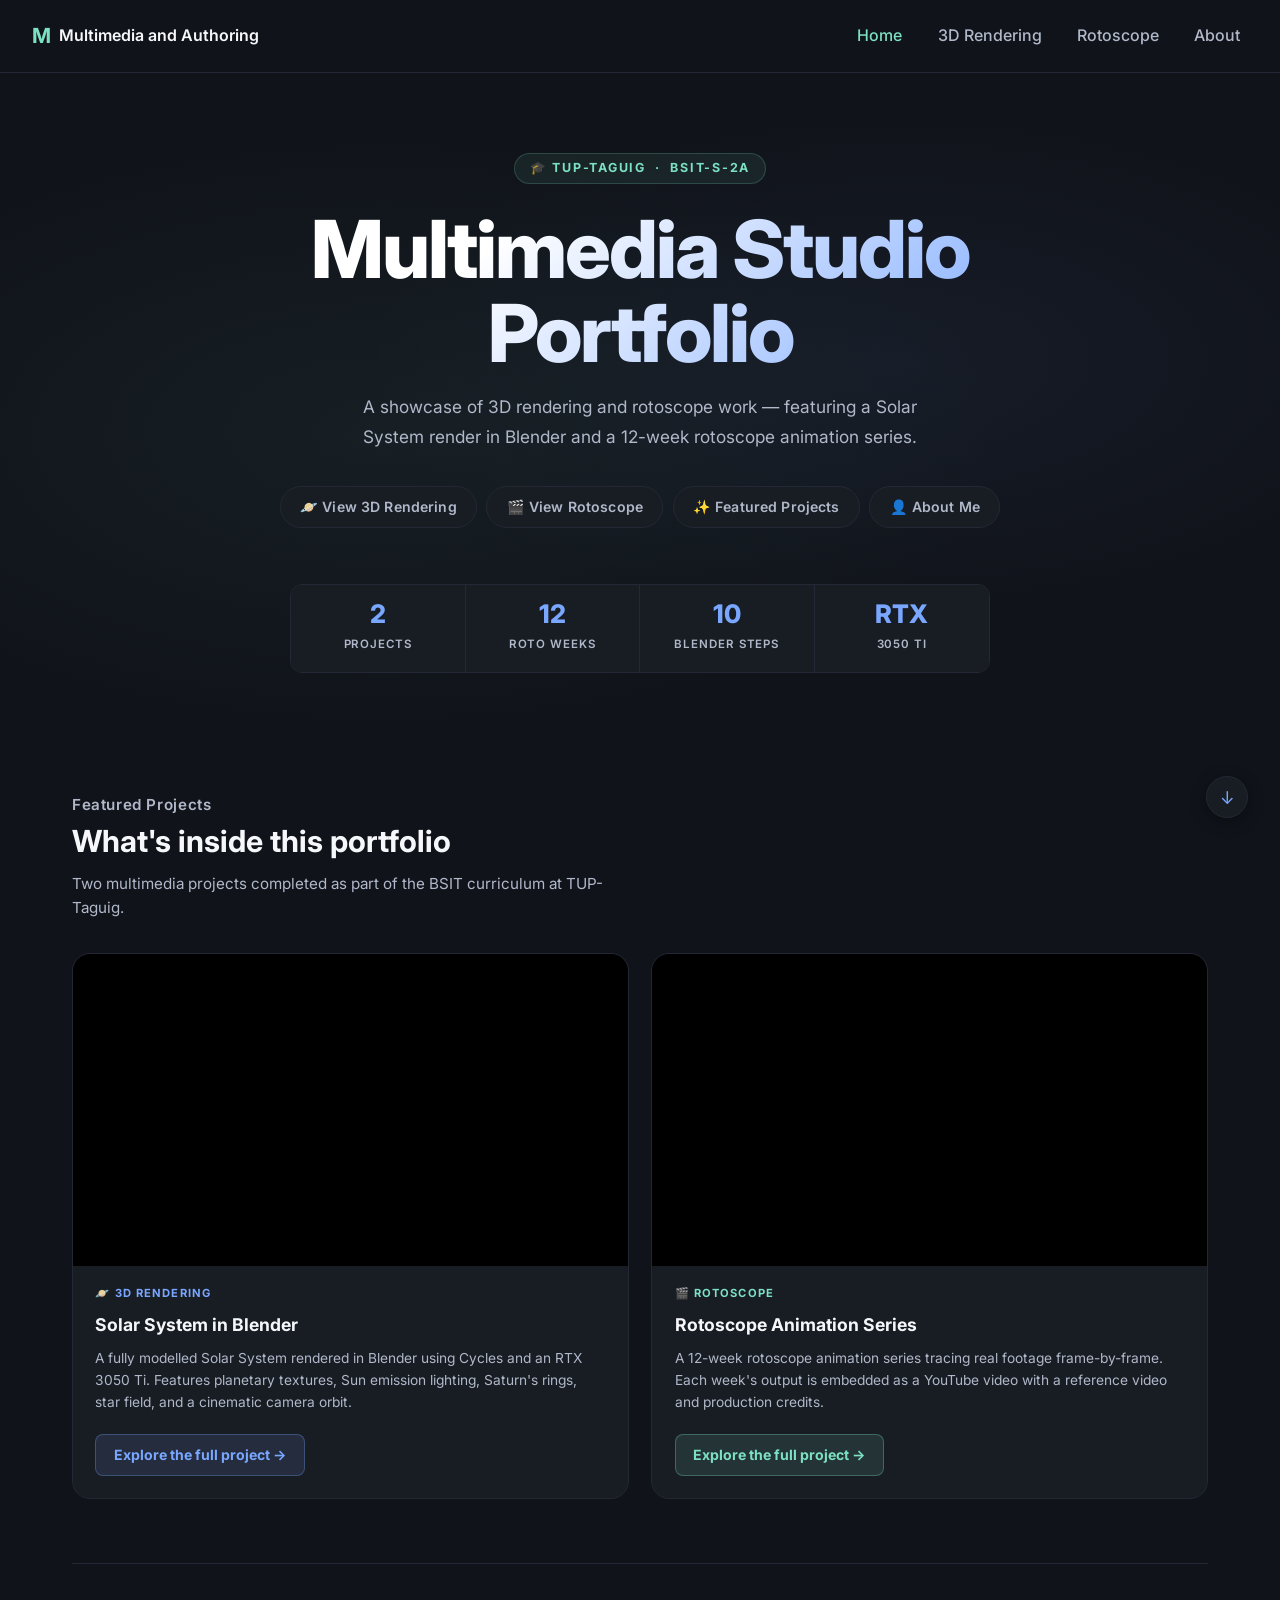
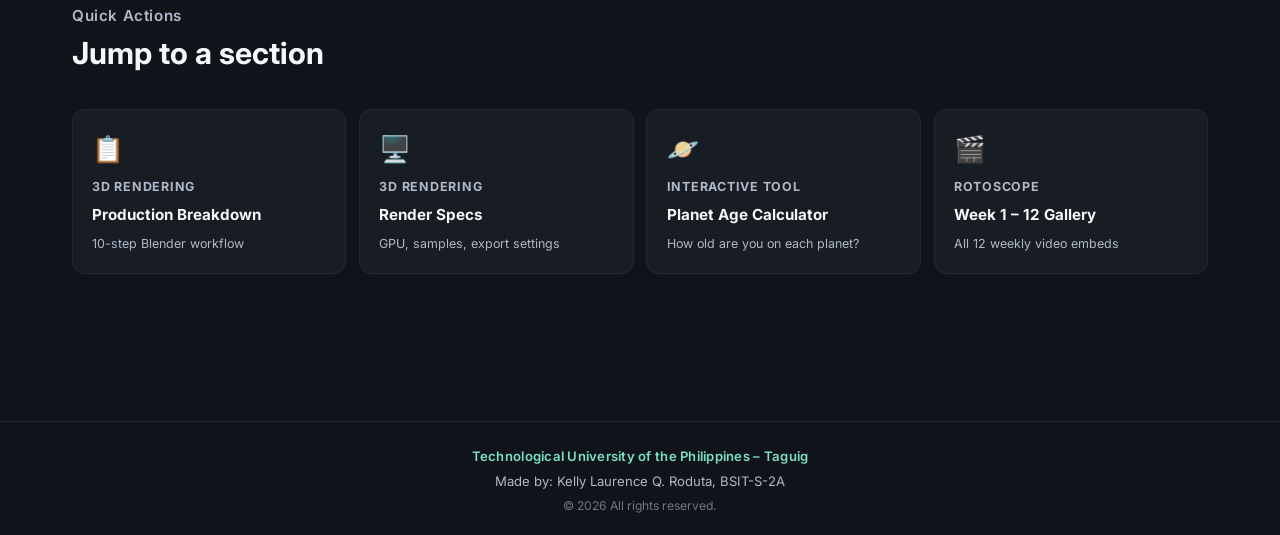
<file: index.html>
﻿<!DOCTYPE html>
<html lang="en">
  <head>
    <meta charset="UTF-8">
    <meta name="viewport" content="width=device-width, initial-scale=1.0">
    <meta name="description" content="Multimedia Studio — a TUP-Taguig BSIT portfolio showcasing 3D rendering and rotoscope projects by Kelly Laurence Q. Roduta.">
    <title>Multimedia Studio | Home</title>
    <link rel="preconnect" href="https://fonts.googleapis.com">
    <link rel="preconnect" href="https://fonts.gstatic.com" crossorigin>
    <link href="https://fonts.googleapis.com/css2?family=Inter:wght@400;500;600;700;800&display=swap" rel="stylesheet">
    <link rel="stylesheet" href="styles.css">
    <style>
      /* ── Home page specific ── */

      .home-hero {
        padding: 5rem 2rem 3.5rem;
        text-align: center;
        position: relative;
        overflow: hidden;
      }

      .home-hero::before {
        content: '';
        position: absolute;
        inset: 0;
        background:
          radial-gradient(ellipse 70% 60% at 30% 50%, rgba(124,224,195,0.06) 0%, transparent 70%),
          radial-gradient(ellipse 60% 50% at 70% 40%, rgba(121,167,255,0.06) 0%, transparent 70%);
        pointer-events: none;
      }

      .home-badge {
        display: inline-flex;
        align-items: center;
        gap: 0.4rem;
        font-size: 0.78rem;
        font-weight: 700;
        letter-spacing: 0.14em;
        text-transform: uppercase;
        color: var(--accent);
        background: rgba(124, 224, 195, 0.08);
        border: 1px solid rgba(124, 224, 195, 0.2);
        border-radius: 99px;
        padding: 0.3rem 0.9rem;
        margin-bottom: 1.4rem;
        position: relative;
      }

      .home-hero h1 {
        font-size: clamp(2.4rem, 7vw, 5rem);
        font-weight: 800;
        letter-spacing: -0.025em;
        line-height: 1.06;
        margin: 0 auto 1rem;
        max-width: 820px;
        background: linear-gradient(135deg, #fff 30%, var(--accent-2) 100%);
        -webkit-background-clip: text;
        -webkit-text-fill-color: transparent;
        background-clip: text;
        position: relative;
      }

      .home-hero .lede {
        color: var(--muted);
        font-size: 1.08rem;
        max-width: 56ch;
        margin: 0 auto 2.2rem;
        line-height: 1.7;
        position: relative;
      }

      /* Quick action pills */
      .quick-actions {
        display: flex;
        flex-wrap: wrap;
        justify-content: center;
        gap: 0.6rem;
        margin-bottom: 3.5rem;
        position: relative;
      }

      .qa-pill {
        display: inline-flex;
        align-items: center;
        gap: 0.4rem;
        font-size: 0.88rem;
        font-weight: 600;
        padding: 0.55rem 1.2rem;
        border-radius: 99px;
        text-decoration: none;
        transition: all 0.15s;
        letter-spacing: 0.01em;
      }

      .qa-pill-primary {
        background: var(--panel);
        color: var(--muted);
        border: 1px solid var(--line);
      }

      .qa-pill-primary:hover {
        border-color: var(--accent-2);
        color: var(--accent-2);
        background: rgba(121,167,255,0.07);
      }

      .qa-pill-outline {
        background: var(--panel);
        color: var(--muted);
        border: 1px solid var(--line);
      }

      .qa-pill-outline:hover {
        border-color: var(--accent-2);
        color: var(--accent-2);
        background: rgba(121,167,255,0.07);
      }

      /* Stats strip */
      .stats-strip {
        display: flex;
        flex-wrap: wrap;
        justify-content: center;
        gap: 0;
        max-width: 700px;
        margin: 0 auto 4rem;
        border: 1px solid var(--line);
        border-radius: var(--radius-lg);
        overflow: hidden;
        position: relative;
      }

      .stat-block {
        flex: 1 1 140px;
        padding: 1rem 1.5rem;
        text-align: center;
        border-right: 1px solid var(--line);
        background: var(--panel);
      }

      .stat-block:last-child { border-right: none; }

      .stat-val {
        font-size: 1.6rem;
        font-weight: 800;
        color: var(--accent-2);
        display: block;
        line-height: 1;
        margin-bottom: 0.2rem;
      }

      .stat-key {
        font-size: 0.72rem;
        font-weight: 600;
        letter-spacing: 0.08em;
        text-transform: uppercase;
        color: var(--muted);
      }

      /* Section wrapper */
      .home-section {
        padding: 0 2rem 4rem;
        max-width: 1200px;
        margin: 0 auto;
        width: 100%;
        box-sizing: border-box;
      }

      .home-section-head {
        margin-bottom: 2rem;
      }

      .home-section-head h2 {
        font-size: clamp(1.3rem, 3vw, 1.9rem);
        font-weight: 700;
        margin: 0 0 0.4rem;
      }

      .home-section-head p {
        color: var(--muted);
        font-size: 0.95rem;
        max-width: 55ch;
        margin: 0;
      }

      /* Featured videos with embeds */
      .featured-grid {
        display: grid;
        grid-template-columns: 1fr 1fr;
        gap: 1.4rem;
        margin-bottom: 4rem;
      }

      .featured-card {
        background: var(--panel);
        border: 1px solid var(--line);
        border-radius: var(--radius-xl);
        overflow: hidden;
        display: flex;
        flex-direction: column;
        transition: border-color 0.2s, transform 0.2s;
      }

      .featured-card:hover { border-color: var(--accent-2); transform: translateY(-3px); }
      .featured-card.card-roto:hover { border-color: var(--accent); }

      /* Video embed area */
      .fc-embed {
        aspect-ratio: 16 / 9;
        width: 100%;
        position: relative;
        background: #000;
        flex-shrink: 0;
      }

      .fc-embed iframe {
        width: 100%;
        height: 100%;
        border: none;
        display: block;
      }

      /* Card body */
      .fc-body {
        padding: 1.2rem 1.4rem 1.4rem;
        display: flex;
        flex-direction: column;
        gap: 0.5rem;
        flex: 1;
      }

      .fc-tag {
        font-size: 0.7rem;
        font-weight: 700;
        letter-spacing: 0.1em;
        text-transform: uppercase;
        color: var(--accent-2);
      }

      .featured-card.card-roto .fc-tag { color: var(--accent); }

      .fc-title {
        font-size: 1.1rem;
        font-weight: 700;
        color: var(--text);
        margin: 0;
      }

      .fc-desc {
        font-size: 0.86rem;
        color: var(--muted);
        line-height: 1.6;
        margin: 0;
        flex: 1;
      }

      .fc-cta {
        display: inline-flex;
        align-items: center;
        gap: 0.4rem;
        margin-top: 0.8rem;
        font-size: 0.88rem;
        font-weight: 700;
        padding: 0.55rem 1.1rem;
        border-radius: var(--radius-md);
        text-decoration: none;
        transition: opacity 0.15s, transform 0.1s;
        align-self: flex-start;
      }

      .fc-cta:active { transform: scale(0.97); }

      .featured-card.card-3d .fc-cta {
        background: rgba(121, 167, 255, 0.12);
        border: 1px solid rgba(121, 167, 255, 0.3);
        color: var(--accent-2);
      }

      .featured-card.card-roto .fc-cta {
        background: rgba(124, 224, 195, 0.12);
        border: 1px solid rgba(124, 224, 195, 0.3);
        color: var(--accent);
      }

      .featured-card.card-3d .fc-cta:hover { background: rgba(121, 167, 255, 0.22); }
      .featured-card.card-roto .fc-cta:hover { background: rgba(124, 224, 195, 0.22); }

      /* Quick links section */
      .nav-cards {
        display: grid;
        grid-template-columns: repeat(4, 1fr);
        gap: 0.8rem;
        margin-bottom: 4rem;
      }

      .nav-card {
        background: var(--panel);
        border: 1px solid var(--line);
        border-radius: var(--radius-lg);
        padding: 1.2rem;
        text-decoration: none;
        color: inherit;
        display: flex;
        flex-direction: column;
        gap: 0.4rem;
        transition: border-color 0.15s, transform 0.15s;
      }

      .nav-card:hover {
        border-color: var(--accent-2);
        transform: translateY(-2px);
      }

      .nc-icon { font-size: 1.6rem; }

      .nc-label {
        font-size: 0.78rem;
        font-weight: 700;
        letter-spacing: 0.06em;
        text-transform: uppercase;
        color: var(--muted);
      }

      .nc-title {
        font-size: 0.95rem;
        font-weight: 700;
        color: var(--text);
        margin: 0;
      }

      .nc-sub {
        font-size: 0.78rem;
        color: var(--muted);
      }

      /* Divider */
      .home-divider {
        border: none;
        border-top: 1px solid var(--line);
        margin: 0 0 2.5rem;
      }

      @media (max-width: 800px) {
        .featured-grid { grid-template-columns: 1fr; }
        .nav-cards { grid-template-columns: repeat(2, 1fr); }
        .home-hero { padding: 3.5rem 1rem 2.5rem; }
        .home-section { padding-left: 1rem; padding-right: 1rem; }
      }

      @media (max-width: 480px) {
        .nav-cards { grid-template-columns: 1fr; }
        .stats-strip { flex-direction: column; }
        .stat-block { border-right: none; border-bottom: 1px solid var(--line); }
        .stat-block:last-child { border-bottom: none; }
      }
    </style>
  </head>
  <body>
    <div class="ambient ambient-one"></div>
    <div class="ambient ambient-two"></div>

    <header class="topbar">
      <a class="brand" href="index.html" aria-label="Multimedia Studio home">
        <span class="brand-mark">M</span>
        <span class="brand-text"><strong>Multimedia and Authoring</strong></span>
      </a>
      <button class="menu-toggle" aria-expanded="false" aria-controls="primary-nav">
        <span></span><span></span><span></span>
        <span class="sr-only">Toggle navigation menu</span>
      </button>
      <nav id="primary-nav" class="nav">
        <a class="active" href="index.html">Home</a>
        <a href="3d-rendering.html">3D Rendering</a>
        <a href="rotoscope.html">Rotoscope</a>
        <a href="about.html">About</a>
      </nav>
    </header>

    <main>

      <!-- ── HERO ── -->
      <section class="home-hero">
        <div class="home-badge">🎓 TUP-Taguig &nbsp;·&nbsp; BSIT-S-2A</div>
        <h1>Multimedia Studio Portfolio</h1>
        <p class="lede">A showcase of 3D rendering and rotoscope work — featuring a Solar System render in Blender and a 12-week rotoscope animation series.</p>

        <!-- Quick action pills -->
        <div class="quick-actions">
          <a class="qa-pill qa-pill-primary" href="3d-rendering.html">🪐 View 3D Rendering</a>
          <a class="qa-pill qa-pill-outline" href="rotoscope.html">🎬 View Rotoscope</a>
          <a class="qa-pill qa-pill-outline" href="#featured">✨ Featured Projects</a>
          <a class="qa-pill qa-pill-outline" href="about.html">👤 About Me</a>
        </div>

        <!-- Stats strip -->
        <div class="stats-strip">
          <div class="stat-block">
            <span class="stat-val">2</span>
            <span class="stat-key">Projects</span>
          </div>
          <div class="stat-block">
            <span class="stat-val">12</span>
            <span class="stat-key">Roto Weeks</span>
          </div>
          <div class="stat-block">
            <span class="stat-val">10</span>
            <span class="stat-key">Blender Steps</span>
          </div>
          <div class="stat-block">
            <span class="stat-val">RTX</span>
            <span class="stat-key">3050 Ti</span>
          </div>
        </div>
      </section>

      <!-- ── FEATURED PROJECTS ── -->
      <section class="home-section" id="featured">
        <div class="home-section-head reveal">
          <p class="eyebrow">Featured Projects</p>
          <h2>What's inside this portfolio</h2>
          <p>Two multimedia projects completed as part of the BSIT curriculum at TUP-Taguig.</p>
        </div>

        <div class="featured-grid">

          <!-- 3D Rendering card -->
          <div class="featured-card card-3d reveal">
            <div class="fc-embed">
              <iframe
                src="https://www.youtube.com/embed/libKVRa01L8?rel=0&modestbranding=1"
                title="Solar System 101 — National Geographic"
                allow="accelerometer; autoplay; clipboard-write; encrypted-media; gyroscope; picture-in-picture; web-share"
                allowfullscreen
                loading="lazy"
              ></iframe>
            </div>
            <div class="fc-body">
              <span class="fc-tag">🪐 3D Rendering</span>
              <h2 class="fc-title">Solar System in Blender</h2>
              <p class="fc-desc">A fully modelled Solar System rendered in Blender using Cycles and an RTX 3050 Ti. Features planetary textures, Sun emission lighting, Saturn's rings, star field, and a cinematic camera orbit.</p>
              <a class="fc-cta" href="3d-rendering.html">Explore the full project →</a>
            </div>
          </div>

          <!-- Rotoscope card -->
          <div class="featured-card card-roto reveal">
            <div class="fc-embed">
              <iframe
                src="https://www.youtube.com/embed/4qgXLTbteww?rel=0&modestbranding=1"
                title="Rotoscope Featured Video"
                allow="accelerometer; autoplay; clipboard-write; encrypted-media; gyroscope; picture-in-picture; web-share"
                allowfullscreen
                loading="lazy"
              ></iframe>
            </div>
            <div class="fc-body">
              <span class="fc-tag">🎬 Rotoscope</span>
              <h2 class="fc-title">Rotoscope Animation Series</h2>
              <p class="fc-desc">A 12-week rotoscope animation series tracing real footage frame-by-frame. Each week's output is embedded as a YouTube video with a reference video and production credits.</p>
              <a class="fc-cta" href="rotoscope.html">Explore the full project →</a>
            </div>
          </div>

        </div>

        <hr class="home-divider">

        <!-- Quick nav cards -->
        <div class="home-section-head reveal">
          <p class="eyebrow">Quick Actions</p>
          <h2>Jump to a section</h2>
        </div>

        <div class="nav-cards">
          <a class="nav-card reveal" href="3d-rendering.html#steps">
            <span class="nc-icon">📋</span>
            <span class="nc-label">3D Rendering</span>
            <p class="nc-title">Production Breakdown</p>
            <span class="nc-sub">10-step Blender workflow</span>
          </a>
          <a class="nav-card reveal" href="3d-rendering.html#render-info">
            <span class="nc-icon">🖥️</span>
            <span class="nc-label">3D Rendering</span>
            <p class="nc-title">Render Specs</p>
            <span class="nc-sub">GPU, samples, export settings</span>
          </a>
          <a class="nav-card reveal" href="3d-rendering.html#age-calc">
            <span class="nc-icon">🪐</span>
            <span class="nc-label">Interactive Tool</span>
            <p class="nc-title">Planet Age Calculator</p>
            <span class="nc-sub">How old are you on each planet?</span>
          </a>
          <a class="nav-card reveal" href="rotoscope.html">
            <span class="nc-icon">🎬</span>
            <span class="nc-label">Rotoscope</span>
            <p class="nc-title">Week 1 – 12 Gallery</p>
            <span class="nc-sub">All 12 weekly video embeds</span>
          </a>
        </div>

      </section>

    </main>

    <footer class="footer">
      <span class="footer-school">Technological University of the Philippines – Taguig</span>
      <span class="footer-credit">Made by: Kelly Laurence Q. Roduta, BSIT-S-2A</span>
      <span class="footer-copy">&copy; 2026 All rights reserved.</span>
    </footer>
    <script src="script.js"></script>
  </body>
</html>
</file>
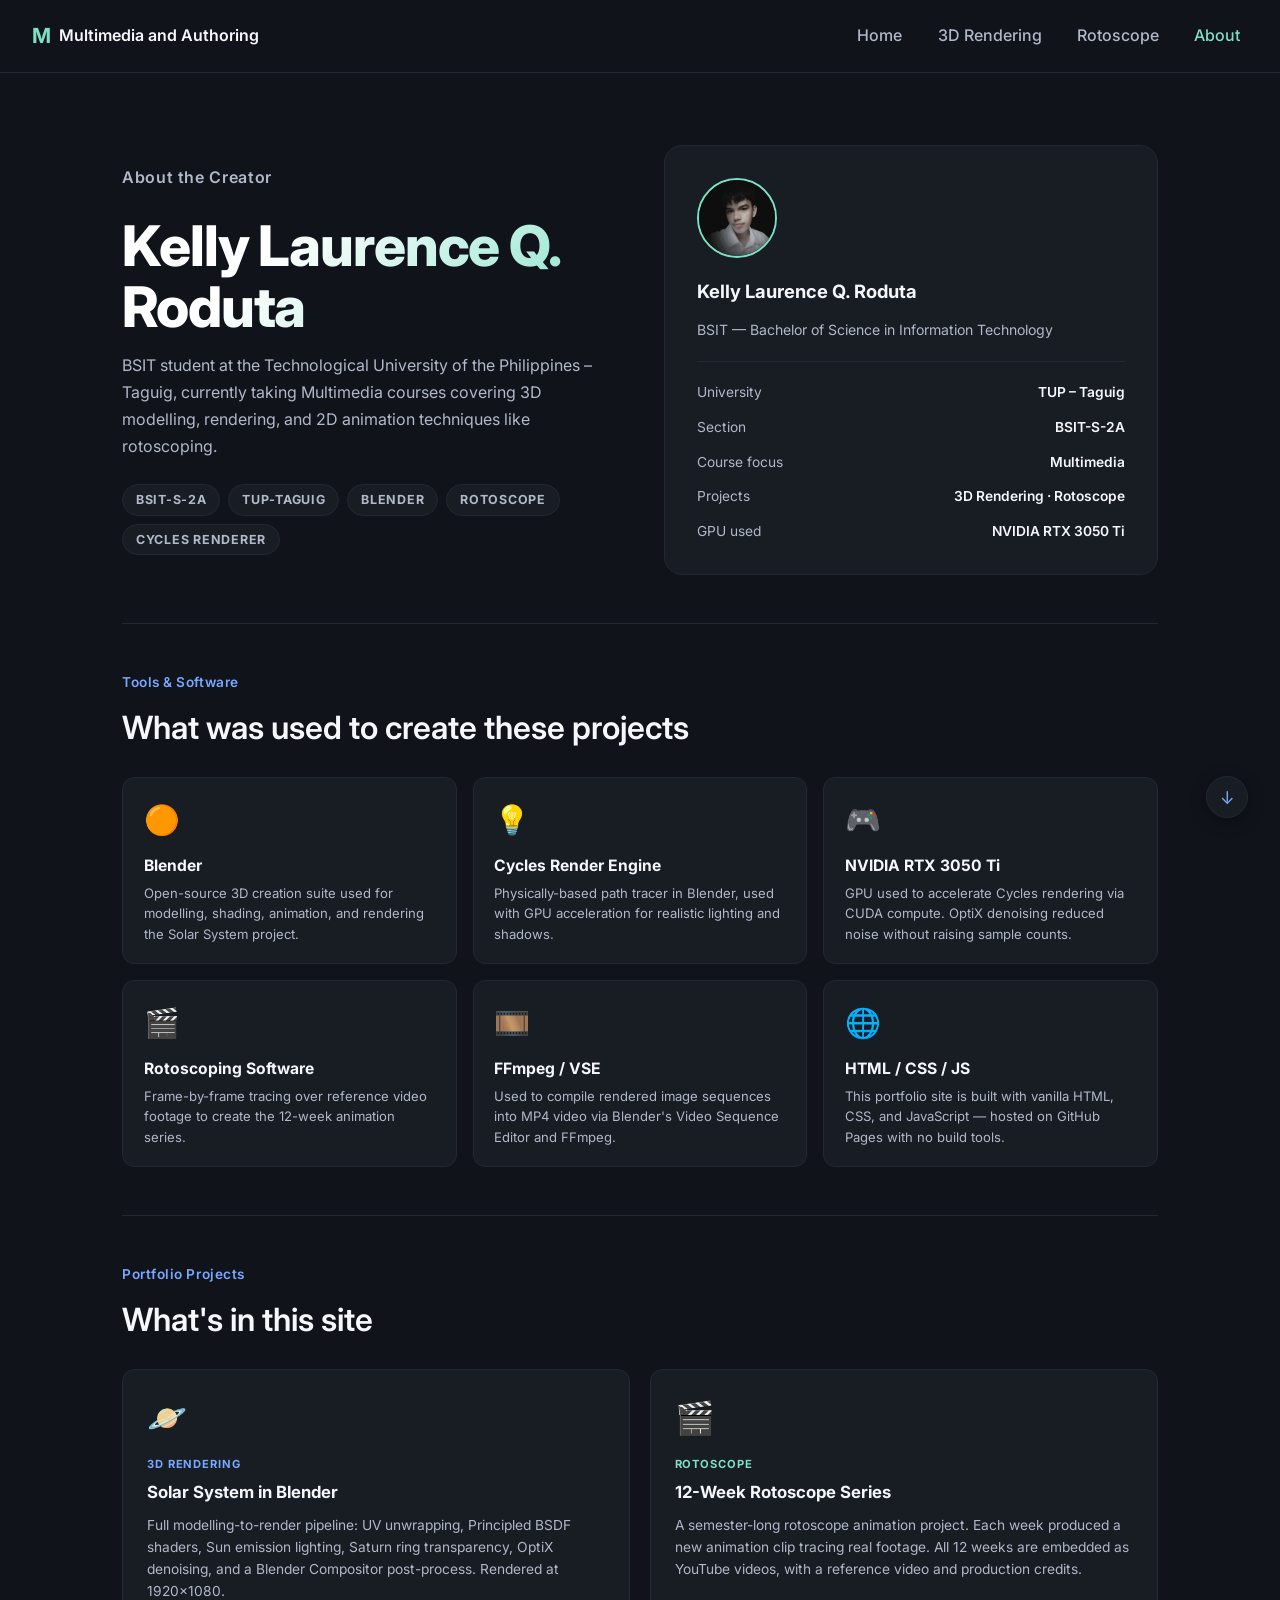
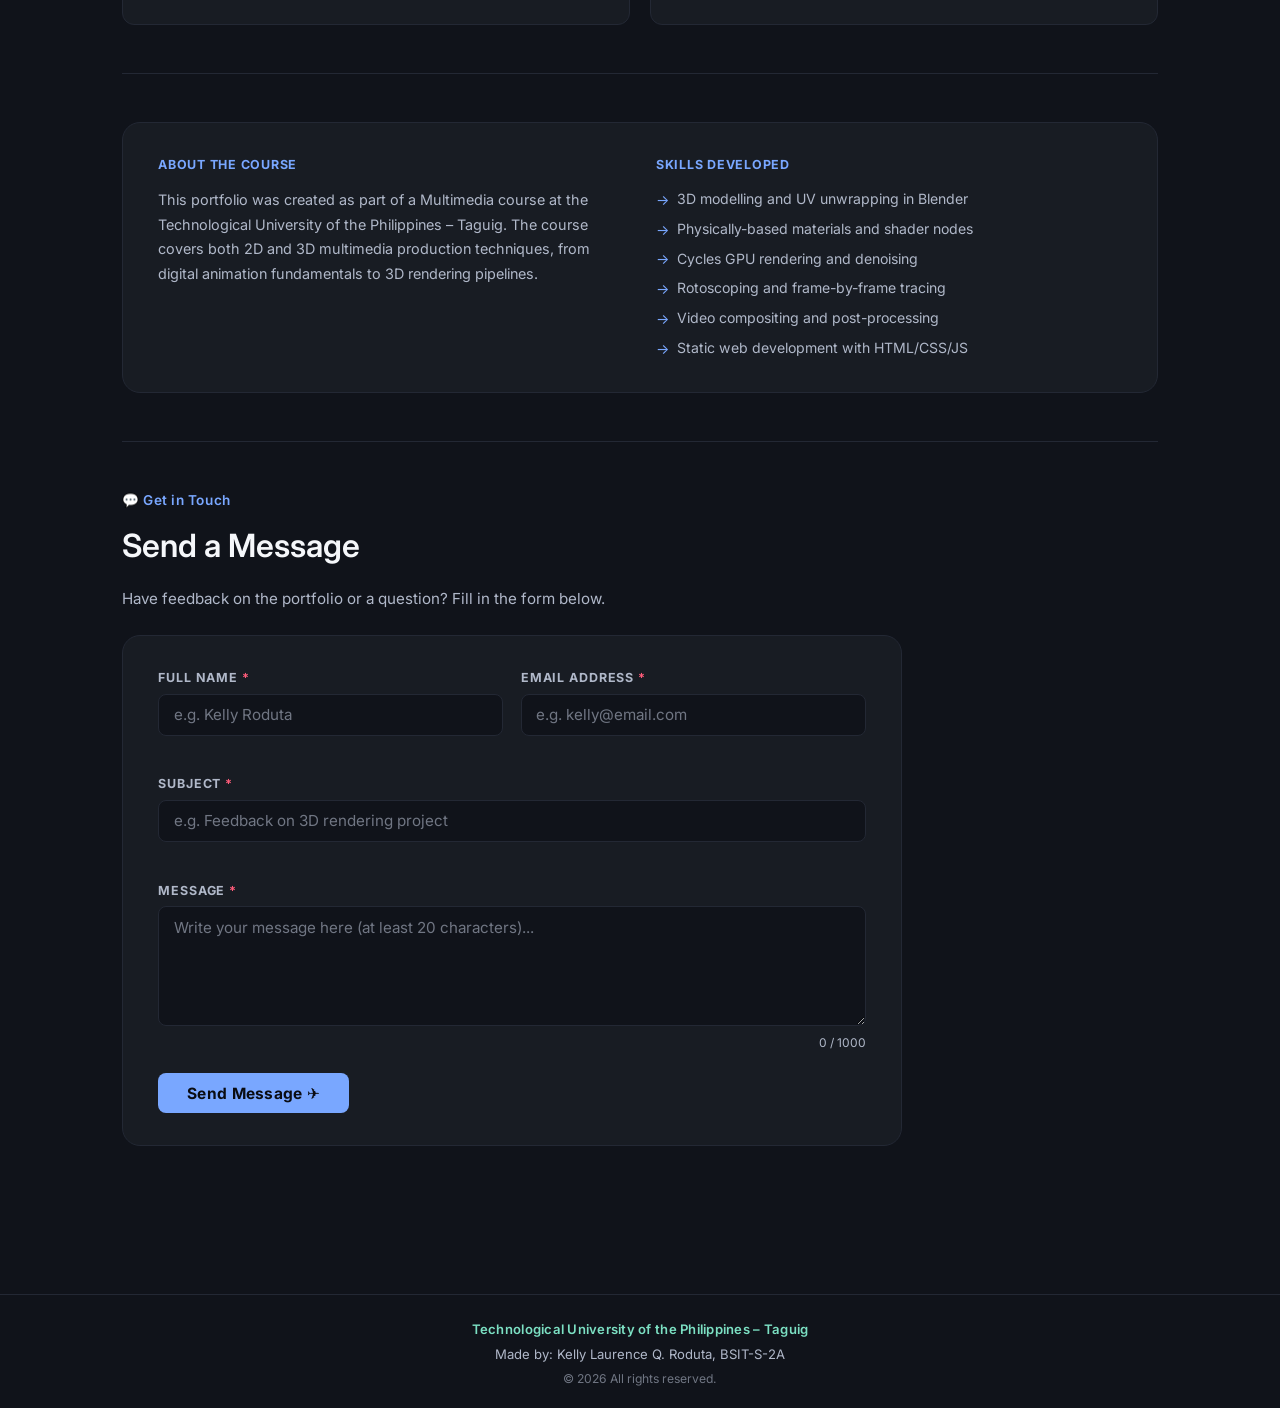
<file: about.html>
﻿<!DOCTYPE html>
<html lang="en">
  <head>
    <meta charset="UTF-8">
    <meta name="viewport" content="width=device-width, initial-scale=1.0">
    <meta name="description" content="About Kelly Laurence Q. Roduta — BSIT-S-2A student at TUP-Taguig. Multimedia portfolio covering 3D rendering in Blender and rotoscope animation.">
    <title>Multimedia Studio | About</title>
    <link rel="preconnect" href="https://fonts.googleapis.com">
    <link rel="preconnect" href="https://fonts.gstatic.com" crossorigin>
    <link href="https://fonts.googleapis.com/css2?family=Inter:wght@400;500;600;700;800&display=swap" rel="stylesheet">
    <link rel="stylesheet" href="styles.css">
    <style>
      /* ── About page specific ── */

      .about-hero {
        padding: 4.5rem 2rem 3rem;
        display: grid;
        grid-template-columns: 1fr 1fr;
        gap: 3rem;
        align-items: center;
        max-width: 1100px;
        margin: 0 auto;
        width: 100%;
      }

      .about-hero-left h1 {
        font-size: clamp(2rem, 5vw, 3.5rem);
        font-weight: 800;
        letter-spacing: -0.02em;
        line-height: 1.1;
        margin: 0 0 0.8rem;
        background: linear-gradient(135deg, #fff 30%, var(--accent) 100%);
        -webkit-background-clip: text;
        -webkit-text-fill-color: transparent;
        background-clip: text;
      }

      .about-hero-left p {
        color: var(--muted);
        font-size: 1rem;
        line-height: 1.7;
        margin: 0 0 1.5rem;
      }

      .about-pills {
        display: flex;
        flex-wrap: wrap;
        gap: 0.5rem;
      }

      .about-pill {
        font-size: 0.78rem;
        font-weight: 700;
        letter-spacing: 0.06em;
        text-transform: uppercase;
        padding: 0.3rem 0.8rem;
        border-radius: 99px;
        border: 1px solid var(--line);
        color: var(--muted);
        background: var(--panel);
      }

      /* Profile card */
      .profile-card {
        background: var(--panel);
        border: 1px solid var(--line);
        border-radius: var(--radius-xl);
        padding: 2rem;
        display: flex;
        flex-direction: column;
        gap: 0.8rem;
      }

      .profile-avatar {
        width: 80px;
        height: 80px;
        border-radius: 50%;
        object-fit: cover;
        border: 2px solid var(--accent);
        margin-bottom: 0.4rem;
        flex-shrink: 0;
        display: block;
      }

      .profile-name {
        font-size: 1.15rem;
        font-weight: 700;
        color: var(--text);
        margin: 0;
      }

      .profile-sub {
        font-size: 0.88rem;
        color: var(--muted);
        margin: 0;
      }

      .profile-divider {
        border: none;
        border-top: 1px solid var(--line);
        margin: 0.4rem 0;
      }

      .profile-row {
        display: flex;
        justify-content: space-between;
        font-size: 0.86rem;
        gap: 0.5rem;
      }

      .pr-key { color: var(--muted); }
      .pr-val { color: var(--text); font-weight: 600; text-align: right; }

      /* Main content */
      .about-body {
        padding: 0 2rem 4rem;
        max-width: 1100px;
        margin: 0 auto;
        width: 100%;
        display: flex;
        flex-direction: column;
        gap: 3rem;
      }

      .about-divider {
        border: none;
        border-top: 1px solid var(--line);
        margin: 0;
      }

      /* Tools grid */
      .tools-grid {
        display: grid;
        grid-template-columns: repeat(3, 1fr);
        gap: 1rem;
      }

      .tool-card {
        background: var(--panel);
        border: 1px solid var(--line);
        border-radius: var(--radius-lg);
        padding: 1.2rem 1.3rem;
        display: flex;
        flex-direction: column;
        gap: 0.3rem;
        transition: border-color 0.15s;
      }

      .tool-card:hover { border-color: var(--accent-2); }

      .tool-icon { font-size: 1.8rem; margin-bottom: 0.3rem; }

      .tool-name {
        font-size: 0.98rem;
        font-weight: 700;
        color: var(--text);
        margin: 0;
      }

      .tool-desc {
        font-size: 0.82rem;
        color: var(--muted);
        line-height: 1.55;
        margin: 0;
      }

      /* Project summary cards */
      .project-summary-grid {
        display: grid;
        grid-template-columns: 1fr 1fr;
        gap: 1.2rem;
      }

      .ps-card {
        background: var(--panel);
        border: 1px solid var(--line);
        border-radius: var(--radius-lg);
        padding: 1.4rem 1.5rem;
        text-decoration: none;
        color: inherit;
        transition: border-color 0.2s, transform 0.2s;
        display: block;
      }

      .ps-card:hover { border-color: var(--accent-2); transform: translateY(-3px); }
      .ps-card.roto:hover { border-color: var(--accent); }

      .ps-icon { font-size: 2rem; margin-bottom: 0.8rem; display: block; }

      .ps-tag {
        font-size: 0.7rem;
        font-weight: 700;
        letter-spacing: 0.08em;
        text-transform: uppercase;
        color: var(--accent-2);
        display: block;
        margin-bottom: 0.3rem;
      }

      .ps-card.roto .ps-tag { color: var(--accent); }

      .ps-title {
        font-size: 1.05rem;
        font-weight: 700;
        color: var(--text);
        margin: 0 0 0.5rem;
      }

      .ps-desc {
        font-size: 0.86rem;
        color: var(--muted);
        line-height: 1.6;
        margin: 0;
      }

      /* Course context */
      .course-box {
        background: var(--panel);
        border: 1px solid var(--line);
        border-radius: var(--radius-xl);
        padding: 2rem 2.2rem;
        display: grid;
        grid-template-columns: 1fr 1fr;
        gap: 2rem;
      }

      .course-box h3 {
        font-size: 1rem;
        font-weight: 700;
        color: var(--accent-2);
        margin: 0 0 0.8rem;
        text-transform: uppercase;
        letter-spacing: 0.06em;
        font-size: 0.78rem;
      }

      .course-box p {
        font-size: 0.9rem;
        color: var(--muted);
        line-height: 1.7;
        margin: 0;
      }

      .course-list {
        list-style: none;
        padding: 0;
        margin: 0;
        display: flex;
        flex-direction: column;
        gap: 0.4rem;
      }

      .course-list li {
        font-size: 0.88rem;
        color: var(--muted);
        display: flex;
        align-items: flex-start;
        gap: 0.5rem;
      }

      .course-list li::before {
        content: '→';
        color: var(--accent-2);
        flex-shrink: 0;
        margin-top: 0.05rem;
      }

      @media (max-width: 800px) {
        .about-hero { grid-template-columns: 1fr; padding: 3rem 1rem 2rem; gap: 1.5rem; }
        .tools-grid { grid-template-columns: 1fr 1fr; }
        .project-summary-grid { grid-template-columns: 1fr; }
        .course-box { grid-template-columns: 1fr; gap: 1.2rem; }
        .about-body { padding-left: 1rem; padding-right: 1rem; }
      }

      @media (max-width: 480px) {
        .tools-grid { grid-template-columns: 1fr; }
      }

      /* ── Contact Form ── */
      .contact-form {
        background: var(--panel);
        border: 1px solid var(--line);
        border-radius: var(--radius-xl);
        padding: 2rem 2.2rem;
        display: flex;
        flex-direction: column;
        gap: 1.3rem;
        max-width: 780px;
      }

      .cf-row {
        display: grid;
        grid-template-columns: 1fr 1fr;
        gap: 1.1rem;
      }

      @media (max-width: 600px) {
        .cf-row { grid-template-columns: 1fr; }
        .contact-form { padding: 1.4rem 1.2rem; }
      }

      .cf-field {
        display: flex;
        flex-direction: column;
        gap: 0.35rem;
      }

      .cf-label {
        font-size: 0.78rem;
        font-weight: 700;
        letter-spacing: 0.07em;
        text-transform: uppercase;
        color: var(--muted);
      }

      .cf-req { color: #ff5c7a; }

      .cf-input {
        background: var(--bg);
        border: 1px solid var(--line);
        border-radius: var(--radius-md);
        padding: 0.65rem 0.9rem;
        color: var(--text);
        font-family: inherit;
        font-size: 0.95rem;
        transition: border-color 0.15s, background 0.15s;
        width: 100%;
        box-sizing: border-box;
      }

      .cf-input::placeholder { color: var(--muted); opacity: 0.6; }

      .cf-input:focus {
        outline: none;
        border-color: var(--accent-2);
      }

      .cf-input.is-invalid {
        border-color: #ff5c7a;
        background: rgba(255, 92, 122, 0.05);
        animation: cfShake 0.35s ease;
      }

      .cf-input.is-valid {
        border-color: var(--accent);
      }

      @keyframes cfShake {
        0%   { transform: translateX(0); }
        20%  { transform: translateX(-5px); }
        40%  { transform: translateX(5px); }
        60%  { transform: translateX(-3px); }
        80%  { transform: translateX(3px); }
        100% { transform: translateX(0); }
      }

      .cf-textarea {
        resize: vertical;
        min-height: 120px;
      }

      .cf-meta-row {
        display: flex;
        align-items: flex-start;
        justify-content: space-between;
        gap: 0.5rem;
      }

      .cf-error {
        font-size: 0.78rem;
        font-weight: 600;
        color: #ff5c7a;
        margin: 0;
        min-height: 1em;
        opacity: 0;
        transform: translateY(-3px);
        transition: opacity 0.18s, transform 0.18s;
        flex: 1;
      }

      .cf-error.visible {
        opacity: 1;
        transform: translateY(0);
      }

      .cf-char-count {
        font-size: 0.75rem;
        color: var(--muted);
        white-space: nowrap;
        padding-top: 0.1rem;
      }

      .cf-submit {
        align-self: flex-start;
        background: var(--accent-2);
        color: #0a0c12;
        border: none;
        border-radius: var(--radius-md);
        padding: 0.65rem 1.8rem;
        font-size: 0.97rem;
        font-weight: 700;
        cursor: pointer;
        font-family: inherit;
        transition: opacity 0.15s, transform 0.1s;
        letter-spacing: 0.02em;
      }

      .cf-submit:hover { opacity: 0.85; }
      .cf-submit:active { transform: scale(0.97); }

      .cf-toast {
        display: inline-flex;
        align-items: center;
        gap: 0.5rem;
        margin-top: 1rem;
        padding: 0.75rem 1.3rem;
        background: rgba(124, 224, 195, 0.1);
        border: 1px solid rgba(124, 224, 195, 0.3);
        border-radius: var(--radius-lg);
        font-size: 0.9rem;
        font-weight: 600;
        color: var(--accent);
        opacity: 0;
        transform: translateY(6px);
        transition: opacity 0.3s ease, transform 0.3s ease;
        pointer-events: none;
        max-width: 780px;
      }

      .cf-toast.visible {
        opacity: 1;
        transform: translateY(0);
      }
    </style>
  </head>
  <body>
    <div class="ambient ambient-one"></div>
    <div class="ambient ambient-two"></div>

    <header class="topbar">
      <a class="brand" href="index.html" aria-label="Multimedia Studio home">
        <span class="brand-mark">M</span>
        <span class="brand-text"><strong>Multimedia and Authoring</strong></span>
      </a>
      <button class="menu-toggle" aria-expanded="false" aria-controls="primary-nav">
        <span></span><span></span><span></span>
        <span class="sr-only">Toggle navigation menu</span>
      </button>
      <nav id="primary-nav" class="nav">
        <a href="index.html">Home</a>
        <a href="3d-rendering.html">3D Rendering</a>
        <a href="rotoscope.html">Rotoscope</a>
        <a class="active" href="about.html">About</a>
      </nav>
    </header>

    <main>

      <!-- ── HERO ── -->
      <section class="about-hero">
        <div class="about-hero-left reveal">
          <p class="eyebrow">About the Creator</p>
          <h1>Kelly Laurence Q. Roduta</h1>
          <p>BSIT student at the Technological University of the Philippines – Taguig, currently taking Multimedia courses covering 3D modelling, rendering, and 2D animation techniques like rotoscoping.</p>
          <div class="about-pills">
            <span class="about-pill">BSIT-S-2A</span>
            <span class="about-pill">TUP-Taguig</span>
            <span class="about-pill">Blender</span>
            <span class="about-pill">Rotoscope</span>
            <span class="about-pill">Cycles Renderer</span>
          </div>
        </div>

        <!-- Profile card -->
        <div class="profile-card reveal">
          <img class="profile-avatar" src="images/profile.jpg" alt="Kelly Laurence Q. Roduta">
          <p class="profile-name">Kelly Laurence Q. Roduta</p>
          <p class="profile-sub">BSIT — Bachelor of Science in Information Technology</p>
          <hr class="profile-divider">
          <div class="profile-row">
            <span class="pr-key">University</span>
            <span class="pr-val">TUP – Taguig</span>
          </div>
          <div class="profile-row">
            <span class="pr-key">Section</span>
            <span class="pr-val">BSIT-S-2A</span>
          </div>
          <div class="profile-row">
            <span class="pr-key">Course focus</span>
            <span class="pr-val">Multimedia</span>
          </div>
          <div class="profile-row">
            <span class="pr-key">Projects</span>
            <span class="pr-val">3D Rendering · Rotoscope</span>
          </div>
          <div class="profile-row">
            <span class="pr-key">GPU used</span>
            <span class="pr-val">NVIDIA RTX 3050 Ti</span>
          </div>
        </div>
      </section>

      <!-- ── BODY ── -->
      <div class="about-body">

        <hr class="about-divider">

        <!-- Tools & Software -->
        <div>
          <div class="home-section-head reveal" style="margin-bottom:1.5rem">
            <p class="eyebrow">Tools & Software</p>
            <h2>What was used to create these projects</h2>
          </div>
          <div class="tools-grid">
            <div class="tool-card reveal">
              <span class="tool-icon">🟠</span>
              <p class="tool-name">Blender</p>
              <p class="tool-desc">Open-source 3D creation suite used for modelling, shading, animation, and rendering the Solar System project.</p>
            </div>
            <div class="tool-card reveal">
              <span class="tool-icon">💡</span>
              <p class="tool-name">Cycles Render Engine</p>
              <p class="tool-desc">Physically-based path tracer in Blender, used with GPU acceleration for realistic lighting and shadows.</p>
            </div>
            <div class="tool-card reveal">
              <span class="tool-icon">🎮</span>
              <p class="tool-name">NVIDIA RTX 3050 Ti</p>
              <p class="tool-desc">GPU used to accelerate Cycles rendering via CUDA compute. OptiX denoising reduced noise without raising sample counts.</p>
            </div>
            <div class="tool-card reveal">
              <span class="tool-icon">🎬</span>
              <p class="tool-name">Rotoscoping Software</p>
              <p class="tool-desc">Frame-by-frame tracing over reference video footage to create the 12-week animation series.</p>
            </div>
            <div class="tool-card reveal">
              <span class="tool-icon">🎞️</span>
              <p class="tool-name">FFmpeg / VSE</p>
              <p class="tool-desc">Used to compile rendered image sequences into MP4 video via Blender's Video Sequence Editor and FFmpeg.</p>
            </div>
            <div class="tool-card reveal">
              <span class="tool-icon">🌐</span>
              <p class="tool-name">HTML / CSS / JS</p>
              <p class="tool-desc">This portfolio site is built with vanilla HTML, CSS, and JavaScript — hosted on GitHub Pages with no build tools.</p>
            </div>
          </div>
        </div>

        <hr class="about-divider">

        <!-- Projects -->
        <div>
          <div class="home-section-head reveal" style="margin-bottom:1.5rem">
            <p class="eyebrow">Portfolio Projects</p>
            <h2>What's in this site</h2>
          </div>
          <div class="project-summary-grid">
            <a class="ps-card reveal" href="3d-rendering.html">
              <span class="ps-icon">🪐</span>
              <span class="ps-tag">3D Rendering</span>
              <p class="ps-title">Solar System in Blender</p>
              <p class="ps-desc">Full modelling-to-render pipeline: UV unwrapping, Principled BSDF shaders, Sun emission lighting, Saturn ring transparency, OptiX denoising, and a Blender Compositor post-process. Rendered at 1920×1080.</p>
            </a>
            <a class="ps-card roto reveal" href="rotoscope.html">
              <span class="ps-icon">🎬</span>
              <span class="ps-tag">Rotoscope</span>
              <p class="ps-title">12-Week Rotoscope Series</p>
              <p class="ps-desc">A semester-long rotoscope animation project. Each week produced a new animation clip tracing real footage. All 12 weeks are embedded as YouTube videos, with a reference video and production credits.</p>
            </a>
          </div>
        </div>

        <hr class="about-divider">

        <!-- Course context -->
        <div class="course-box reveal">
          <div>
            <h3>About the Course</h3>
            <p>This portfolio was created as part of a Multimedia course at the Technological University of the Philippines – Taguig. The course covers both 2D and 3D multimedia production techniques, from digital animation fundamentals to 3D rendering pipelines.</p>
          </div>
          <div>
            <h3>Skills Developed</h3>
            <ul class="course-list">
              <li>3D modelling and UV unwrapping in Blender</li>
              <li>Physically-based materials and shader nodes</li>
              <li>Cycles GPU rendering and denoising</li>
              <li>Rotoscoping and frame-by-frame tracing</li>
              <li>Video compositing and post-processing</li>
              <li>Static web development with HTML/CSS/JS</li>
            </ul>
          </div>
        </div>

        <hr class="about-divider">

        <!-- Contact / Feedback Form -->
        <div id="contact">
          <div class="home-section-head reveal" style="margin-bottom:1.5rem">
            <p class="eyebrow">💬 Get in Touch</p>
            <h2>Send a Message</h2>
            <p style="color:var(--muted);font-size:0.95rem;max-width:52ch;margin:0.5rem 0 0">Have feedback on the portfolio or a question? Fill in the form below.</p>
          </div>

          <form class="contact-form reveal" id="contact-form" novalidate autocomplete="off">

            <!-- Row: Name + Email -->
            <div class="cf-row">
              <div class="cf-field">
                <label class="cf-label" for="cf-name">Full Name <span class="cf-req">*</span></label>
                <input class="cf-input" id="cf-name" name="name" type="text" placeholder="e.g. Kelly Roduta" maxlength="80" autocomplete="name">
                <p class="cf-error" id="err-name" role="alert" aria-live="polite"></p>
              </div>
              <div class="cf-field">
                <label class="cf-label" for="cf-email">Email Address <span class="cf-req">*</span></label>
                <input class="cf-input" id="cf-email" name="email" type="email" placeholder="e.g. kelly@email.com" maxlength="120" autocomplete="email">
                <p class="cf-error" id="err-email" role="alert" aria-live="polite"></p>
              </div>
            </div>

            <!-- Subject -->
            <div class="cf-field">
              <label class="cf-label" for="cf-subject">Subject <span class="cf-req">*</span></label>
              <input class="cf-input" id="cf-subject" name="subject" type="text" placeholder="e.g. Feedback on 3D rendering project" maxlength="120">
              <p class="cf-error" id="err-subject" role="alert" aria-live="polite"></p>
            </div>

            <!-- Message -->
            <div class="cf-field">
              <label class="cf-label" for="cf-message">Message <span class="cf-req">*</span></label>
              <textarea class="cf-input cf-textarea" id="cf-message" name="message" rows="5" placeholder="Write your message here (at least 20 characters)..." maxlength="1000"></textarea>
              <div class="cf-meta-row">
                <p class="cf-error" id="err-message" role="alert" aria-live="polite"></p>
                <span class="cf-char-count" id="cf-char-count">0 / 1000</span>
              </div>
            </div>

            <button class="cf-submit" type="submit" id="cf-submit">Send Message ✈</button>
          </form>

          <!-- Success toast -->
          <div class="cf-toast" id="cf-toast" role="status" aria-live="polite">
            ✅ Message sent! Thank you for reaching out.
          </div>
        </div>

      </div>
    </main>

    <footer class="footer">
      <span class="footer-school">Technological University of the Philippines – Taguig</span>
      <span class="footer-credit">Made by: Kelly Laurence Q. Roduta, BSIT-S-2A</span>
      <span class="footer-copy">&copy; 2026 All rights reserved.</span>
    </footer>
    <script src="script.js"></script>
    <script>
      /* ── Contact Form Validation ── */
      const EMAIL_RE = /^[^\s@]+@[^\s@]+\.[^\s@]+$/;

      function cfSetError(inputId, errId, msg) {
        const input = document.getElementById(inputId);
        const err   = document.getElementById(errId);
        input.classList.add('is-invalid');
        input.classList.remove('is-valid');
        err.textContent = '⚠ ' + msg;
        err.classList.add('visible');
      }

      function cfSetValid(inputId, errId) {
        const input = document.getElementById(inputId);
        const err   = document.getElementById(errId);
        input.classList.remove('is-invalid');
        input.classList.add('is-valid');
        err.classList.remove('visible');
        setTimeout(() => { if (!err.classList.contains('visible')) err.textContent = ''; }, 200);
      }

      function cfClear(inputId, errId) {
        const input = document.getElementById(inputId);
        const err   = document.getElementById(errId);
        input.classList.remove('is-invalid', 'is-valid');
        err.classList.remove('visible');
        err.textContent = '';
      }

      function validateName(live) {
        const val = document.getElementById('cf-name').value.trim();
        if (!val) { cfSetError('cf-name', 'err-name', 'Full name is required.'); return false; }
        if (val.length < 2) { cfSetError('cf-name', 'err-name', 'Name must be at least 2 characters.'); return false; }
        if (!/^[A-Za-zÀ-ÖØ-öø-ÿ\s'\-\.]+$/.test(val)) { cfSetError('cf-name', 'err-name', 'Name must contain letters only — no numbers or symbols.'); return false; }
        cfSetValid('cf-name', 'err-name'); return true;
      }

      function validateEmail(live) {
        const val = document.getElementById('cf-email').value.trim();
        if (!val) { cfSetError('cf-email', 'err-email', 'Email address is required.'); return false; }
        if (!EMAIL_RE.test(val)) { cfSetError('cf-email', 'err-email', 'Please enter a valid email address.'); return false; }
        cfSetValid('cf-email', 'err-email'); return true;
      }

      function validateSubject() {
        const val = document.getElementById('cf-subject').value.trim();
        if (!val) { cfSetError('cf-subject', 'err-subject', 'Subject is required.'); return false; }
        if (val.length < 5) { cfSetError('cf-subject', 'err-subject', 'Subject must be at least 5 characters.'); return false; }
        cfSetValid('cf-subject', 'err-subject'); return true;
      }

      function validateMessage() {
        const val = document.getElementById('cf-message').value.trim();
        if (!val) { cfSetError('cf-message', 'err-message', 'Message is required.'); return false; }
        if (val.length < 20) { cfSetError('cf-message', 'err-message', `Message too short (${val.length}/20 characters minimum).`); return false; }
        cfSetValid('cf-message', 'err-message'); return true;
      }

      /* Live blur validation */
      document.getElementById('cf-name').addEventListener('blur', validateName);
      document.getElementById('cf-email').addEventListener('blur', validateEmail);
      document.getElementById('cf-subject').addEventListener('blur', validateSubject);
      document.getElementById('cf-message').addEventListener('blur', validateMessage);

      /* Clear invalid state on input */
      ['cf-name','cf-email','cf-subject','cf-message'].forEach(id => {
        document.getElementById(id).addEventListener('input', () => {
          const el = document.getElementById(id);
          if (el.classList.contains('is-invalid')) {
            el.classList.remove('is-invalid');
            const errId = 'err-' + id.replace('cf-','');
            const err = document.getElementById(errId);
            if (err) { err.classList.remove('visible'); }
          }
        });
      });

      /* Character counter */
      document.getElementById('cf-message').addEventListener('input', () => {
        const len = document.getElementById('cf-message').value.length;
        document.getElementById('cf-char-count').textContent = len + ' / 1000';
      });

      /* Submit — sends to Formspree */
      document.getElementById('contact-form').addEventListener('submit', async (e) => {
        e.preventDefault();
        const ok = [validateName(), validateEmail(), validateSubject(), validateMessage()].every(Boolean);
        if (!ok) return;

        const btn = document.getElementById('cf-submit');
        btn.textContent = 'Sending…';
        btn.disabled = true;

        const data = {
          name:    document.getElementById('cf-name').value.trim(),
          email:   document.getElementById('cf-email').value.trim(),
          subject: document.getElementById('cf-subject').value.trim(),
          message: document.getElementById('cf-message').value.trim()
        };

        try {
          const res = await fetch('https://formspree.io/f/meevwgvd', {
            method:  'POST',
            headers: { 'Accept': 'application/json', 'Content-Type': 'application/json' },
            body:    JSON.stringify(data)
          });

          if (res.ok) {
            document.getElementById('contact-form').reset();
            document.getElementById('cf-char-count').textContent = '0 / 1000';
            ['cf-name','cf-email','cf-subject','cf-message'].forEach(id => cfClear(id, 'err-' + id.replace('cf-','')));
            const toast = document.getElementById('cf-toast');
            toast.classList.add('visible');
            setTimeout(() => toast.classList.remove('visible'), 5000);
          } else {
            const json = await res.json().catch(() => ({}));
            const msg  = (json.errors && json.errors[0] && json.errors[0].message) || 'Submission failed. Please try again.';
            alert('⚠ ' + msg);
          }
        } catch (err) {
          alert('⚠ Network error. Please check your connection and try again.');
        } finally {
          btn.textContent = 'Send Message ✈';
          btn.disabled = false;
        }
      });
    </script>
  </body>
</html>
</file>
<file: styles.css>
/* Minimal Multimedia Studio - CSS */

:root {
  color-scheme: dark;
  --bg: #10131a;
  --bg-soft: #181c23;
  --panel: #181c23;
  --panel-strong: #232834;
  --text: #f5f7fa;
  --muted: #b0b8c9;
  --line: #232834;
  --accent: #7ce0c3;
  --accent-strong: #4ad2a6;
  --accent-2: #79a7ff;
  --shadow: none;
  --radius-xl: 18px;
  --radius-lg: 12px;
  --radius-md: 8px;
}

/* Reset and base styles */
* { box-sizing: border-box; }
html {
  scroll-behavior: smooth;
  width: 100%;
  height: 100%;
}
body {
  margin: 0;
  padding: 0;
  font-family: "Inter", system-ui, sans-serif;
  background: var(--bg);
  color: var(--text);
  width: 100%;
  min-height: 100vh;
  line-height: 1.6;
  display: flex;
  flex-direction: column;
}

main {
  flex: 1;
  display: block;
  width: 100%;
  padding: 0;
  max-width: none;
  margin: 0;
}

/* Headings */
h1 { font-size: clamp(1.8rem, 5vw, 2.8rem); font-weight: 700; margin: 0 0 0.5em 0; color: var(--text); }
h2 { font-size: clamp(1.3rem, 3vw, 2rem); font-weight: 600; margin: 0 0 0.5em 0; color: var(--text); }
h3 { font-size: 1.1rem; font-weight: 500; margin: 0; color: var(--text); }
p { margin: 0; color: var(--text); }

/* Topbar */
.topbar {
  position: sticky;
  top: 0;
  z-index: 20;
  display: flex;
  align-items: center;
  justify-content: space-between;
  padding: 1.2rem 2rem;
  background: var(--bg);
  border-bottom: 1px solid var(--line);
  width: 100%;
}

/* Brand */
.brand {
  display: flex;
  align-items: center;
  gap: 0.5rem;
  text-decoration: none;
  color: var(--text);
}

.brand-mark {
  font-size: 1.3rem;
  font-weight: 700;
  color: var(--accent);
}

.brand-text {
  display: flex;
  flex-direction: column;
  line-height: 1.1;
}

.brand-text strong {
  font-size: 1rem;
  font-weight: 600;
}

.brand-text small {
  display: block;
  font-size: 0.75rem;
  color: var(--muted);
}

/* Navigation */
.nav {
  display: flex;
  gap: 1.2rem;
}

.nav a {
  color: var(--muted);
  text-decoration: none;
  font-weight: 500;
  padding: 0.2rem 0.5rem;
  border-radius: var(--radius-md);
  transition: color 0.15s;
}

.nav a.active,
.nav a:hover,
.nav a:focus {
  color: var(--accent);
}

/* Menu toggle */
.menu-toggle {
  display: none;
  background: none;
  border: none;
  cursor: pointer;
  flex-direction: column;
  gap: 0.2rem;
  padding: 0.5rem;
}

.menu-toggle span {
  display: block;
  width: 1.5rem;
  height: 2px;
  background: var(--text);
  border-radius: 2px;
}

/* Ambient elements */
.ambient {
  display: none;
}

/* Sections */
.section {
  display: block;
  padding: 2.5rem 2rem;
  margin: 0 auto;
  max-width: 1200px;
  width: 100%;
  border-top: 1px solid var(--line);
  background: transparent;
}

.section-heading {
  max-width: 52rem;
  margin-bottom: 2rem;
  margin-left: 0;
  margin-right: auto;
  width: 100%;
}

.eyebrow {
  color: var(--accent-2);
  font-size: 0.85rem;
  font-weight: 600;
  letter-spacing: 0.04em;
  margin-bottom: 0.5rem;
  display: block;
}

.lead-tight {
  margin-top: 0.8rem;
  max-width: 62ch;
  color: var(--muted);
  font-size: 0.98rem;
}

/* Hero section */
.page-hero {
  display: grid;
  grid-template-columns: 1fr 1fr;
  gap: 2rem;
  align-items: center;
  padding: 2.5rem 2rem 1.5rem 2rem;
  width: 100%;
  max-width: 1200px;
  margin: 0 auto;
  background: transparent;
}

.hero-copy {
  max-width: 28rem;
  display: block;
  visibility: visible;
  opacity: 1;
}

.lede {
  color: var(--muted);
  font-size: 1rem;
  margin: 1rem 0;
}

.hero-card {
  background: var(--panel);
  border-radius: var(--radius-lg);
  padding: 1.2rem 1.3rem;
  border: 1px solid var(--line);
  display: block;
  visibility: visible;
  opacity: 1;
}

.status-row {
  display: flex;
  align-items: center;
  gap: 0.5rem;
  font-size: 0.9rem;
  color: var(--muted);
  margin-bottom: 0.5rem;
}

.status-dot {
  display: inline-block;
  width: 6px;
  height: 6px;
  border-radius: 50%;
  background: var(--accent);
}

.stats {
  display: grid;
  grid-template-columns: repeat(3, 1fr);
  gap: 1rem;
  margin-top: 1rem;
}

.stats div {
  font-size: 0.9rem;
}

.stats strong {
  display: block;
  color: var(--text);
  font-weight: 600;
}

.stats span {
  color: var(--muted);
  font-size: 0.85rem;
}

/* Hero actions */
.hero-actions {
  display: flex;
  gap: 0.7rem;
  margin-top: 1rem;
}

/* Portal grid */
.portal-grid {
  display: grid;
  grid-template-columns: repeat(auto-fit, minmax(280px, 1fr));
  gap: 1.2rem;
  margin-bottom: 1.5rem;
  width: 100%;
  margin-left: 0;
  margin-right: 0;
  background: transparent;
}

.portal-card {
  background: var(--panel);
  border-radius: var(--radius-lg);
  padding: 1.1rem 1.2rem;
  border: 1px solid var(--line);
  display: block;
  visibility: visible;
}

.card-label {
  color: var(--accent-2);
  font-size: 0.8rem;
  font-weight: 500;
  letter-spacing: 0.03em;
  margin-bottom: 0.3em;
  display: block;
}

.portal-card h3 {
  margin: 0.2em 0 0.5em 0;
  font-size: 1.05rem;
  font-weight: 500;
}

.portal-card p {
  color: var(--muted);
  font-size: 0.95rem;
  margin: 0 0 0.8em 0;
}

.card-foot {
  display: flex;
  align-items: center;
  gap: 0.6rem;
  margin-top: 0.6em;
  font-size: 0.92em;
  color: var(--muted);
}

/* Player */
.player-grid {
  display: grid;
  grid-template-columns: 1.2fr 0.8fr;
  gap: 1.2rem;
  width: 100%;
  max-width: 1200px;
  margin: 0 auto;
  background: transparent;
}

.player-panel {
  background: var(--panel);
  border-radius: var(--radius-lg);
  padding: 1rem;
  display: flex;
  flex-direction: column;
  gap: 0.8rem;
  border: 1px solid var(--line);
}

.video-frame {
  width: 100%;
  border-radius: var(--radius-md);
  background: #000;
}

.player-form {
  display: flex;
  flex-direction: column;
  gap: 0.3rem;
}

.field {
  display: flex;
  flex-direction: column;
  gap: 0.1rem;
}

.field span {
  font-size: 0.9rem;
  font-weight: 500;
}

.field input {
  background: var(--bg);
  border: 1px solid var(--line);
  border-radius: var(--radius-md);
  padding: 0.4rem 0.6rem;
  color: var(--text);
  font-family: inherit;
  font-size: 0.95rem;
}

.field input::placeholder {
  color: var(--muted);
}

.player-actions {
  display: flex;
  gap: 0.4rem;
  margin-top: 0.2rem;
}

/* Sidebar */
.sidebar {
  display: flex;
  flex-direction: column;
  gap: 0.7rem;
}

.note-card {
  background: var(--panel);
  border-radius: var(--radius-md);
  padding: 0.7rem 0.9rem;
  color: var(--muted);
  font-size: 0.95rem;
  border: 1px solid var(--line);
}

.note-card h3 {
  color: var(--text);
  font-size: 1rem;
  font-weight: 600;
  margin: 0 0 0.3em 0;
}

.note-card p {
  margin: 0;
}

.note-card ul {
  margin: 0.3em 0 0 1.2em;
  padding: 0;
}

.note-card li {
  font-size: 0.9rem;
  margin-bottom: 0.2em;
}

.note-card.accent {
  background: var(--bg-soft);
  color: var(--accent-2);
}

/* Buttons */
.button {
  display: inline-block;
  font-size: 1rem;
  font-weight: 500;
  padding: 0.5rem 1.1rem;
  border-radius: var(--radius-md);
  border: 1px solid var(--line);
  cursor: pointer;
  background: transparent;
  color: var(--text);
  transition: border 0.15s, color 0.15s;
  text-decoration: none;
  font-family: inherit;
}

.button-primary {
  border-color: var(--accent);
  color: var(--accent);
}

.button-secondary {
  border-color: var(--accent-2);
  color: var(--accent-2);
}

.button:hover,
.button:focus {
  border-color: var(--accent-strong);
  color: var(--accent-strong);
}

/* Quick links */
.quick-links {
  display: grid;
  grid-template-columns: repeat(5, minmax(0, 1fr));
  gap: 0.75rem;
  margin-top: 1.25rem;
  max-width: 100%;
  width: 100%;
}

.quick-links a {
  display: inline-block;
  font-size: 1rem;
  font-weight: 500;
  padding: 0.2rem 0.5rem;
  border-radius: var(--radius-md);
  color: var(--accent-2);
  background: none;
  border: none;
  box-shadow: none;
  transition: color 0.15s;
  cursor: pointer;
  text-decoration: none;
}

.quick-links a:hover,
.quick-links a:focus {
  color: var(--accent);
}

/* Reveal animation */
.reveal {
  opacity: 1;
  transform: none;
  animation: fadeUp 700ms ease forwards;
}

.reveal:nth-child(2) { animation-delay: 80ms; }
.reveal:nth-child(3) { animation-delay: 140ms; }
.reveal:nth-child(4) { animation-delay: 200ms; }

@keyframes fadeUp {
  from { opacity: 0; transform: translateY(10px); }
  to { opacity: 1; transform: translateY(0); }
}

@media (prefers-reduced-motion: reduce) {
  .reveal {
    animation: none;
    opacity: 1;
    transform: none;
  }
}

/* Footer */
.footer {
  padding: 1.5rem 2rem 1.2rem;
  text-align: center;
  color: var(--muted);
  font-size: 0.88rem;
  margin-top: 1.2rem;
  border-top: 1px solid var(--line);
  display: flex;
  flex-direction: column;
  align-items: center;
  gap: 0.25rem;
  width: 100%;
}

.footer-school {
  font-size: 0.82rem;
  font-weight: 600;
  color: var(--accent);
  letter-spacing: 0.02em;
}

.footer-credit {
  font-size: 0.82rem;
  color: var(--muted);
}

.footer-copy {
  font-size: 0.76rem;
  color: var(--muted);
  opacity: 0.6;
}

/* Utility classes */
.section-gap-top {
  margin-top: 2rem;
}

.quick-links-spaced {
  gap: 1rem;
}
.sr-only {
  position: absolute;
  width: 1px;
  height: 1px;
  padding: 0;
  margin: -1px;
  overflow: hidden;
  clip: rect(0, 0, 0, 0);
  white-space: nowrap;
  border-width: 0;
}

/* Responsive */
@media (max-width: 920px) {
  .page-hero { grid-template-columns: 1fr; }
  .player-grid { grid-template-columns: 1fr; }
  .stats { grid-template-columns: 1fr; }
}

@media (max-width: 720px) {
  .topbar {
    flex-wrap: wrap;
    padding: 1rem 1rem;
  }

  .menu-toggle { display: flex; }

  .nav {
    display: none;
    width: 100%;
    flex-direction: column;
    padding-top: 0.5rem;
  }

  .nav.is-open { display: flex; }

  .nav a { padding: 0.5rem 0; }

  .quick-links { grid-template-columns: repeat(2, 1fr); }
}

/* ── Scroll buttons ── */
.scroll-btns {
  position: fixed;
  bottom: 2rem;
  right: 2rem;
  display: flex;
  flex-direction: column;
  gap: 0.5rem;
  z-index: 100;
}

.scroll-btn {
  width: 42px;
  height: 42px;
  border-radius: 50%;
  border: 1px solid var(--line);
  background: var(--panel);
  color: var(--accent-2);
  font-size: 1.1rem;
  cursor: pointer;
  display: flex;
  align-items: center;
  justify-content: center;
  transition: background 0.18s, border-color 0.18s, transform 0.18s, opacity 0.25s;
  opacity: 0;
  pointer-events: none;
  box-shadow: 0 4px 16px rgba(0,0,0,0.35);
  font-family: inherit;
}

.scroll-btn.visible {
  opacity: 1;
  pointer-events: auto;
}

.scroll-btn:hover {
  background: rgba(121, 167, 255, 0.12);
  border-color: var(--accent-2);
  transform: translateY(-2px);
}

.scroll-btn:active {
  transform: scale(0.93);
}

@media (max-width: 600px) {
  .scroll-btns { bottom: 1.2rem; right: 1.2rem; }
  .scroll-btn { width: 38px; height: 38px; font-size: 1rem; }
}
</file>
